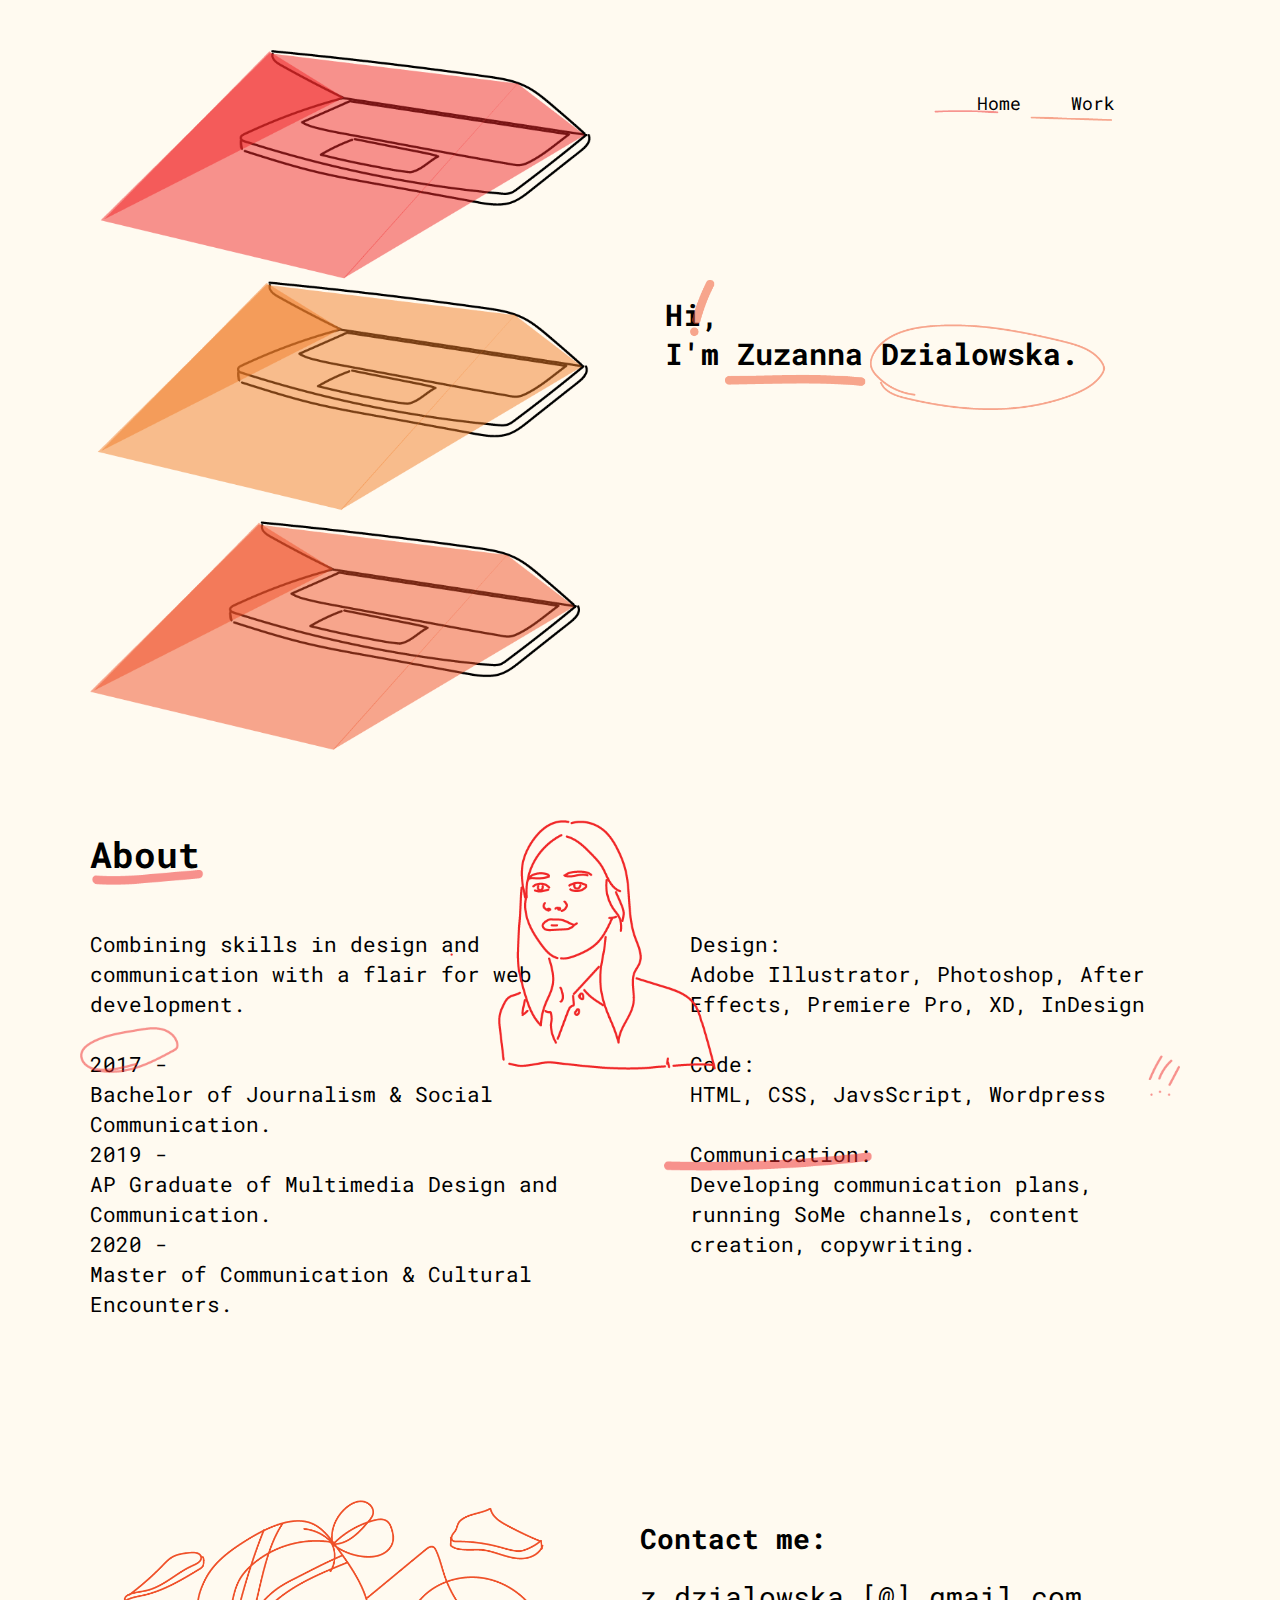
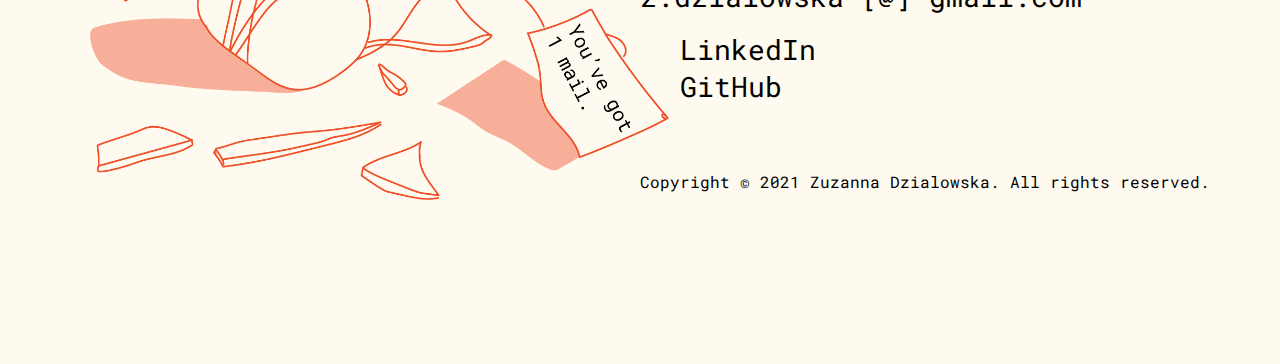
<file: index.html>
<!doctype html>
<html lang="en" dir="ltr">
    <head>
		<meta charset="utf-8">
        <title>Zuzanna Dzialowska | Portfolio</title>
        <link rel="stylesheet" href="css/normalize.css">
        <link rel="stylesheet" href="css/main.css">
        <link href="https://fonts.googleapis.com/css2?family=Roboto+Mono&display=swap" rel="stylesheet">
    </head>
    <body>
      <header>
        <div class="full-width">
         <img id="details-top" src="img/colorful-details_top.png" alt="Colorful details decorations"/>
          <div class="half-width">
            <img id="laptops" src="img/Laptops.png" alt="Laptops illustration"/>
          </div>
          <div id="home-right" class="half-width">
            <nav>
              <ul>
                <li><a id="nav-home" href="http://zuzanna-d.com/">Home</a></li>
                <li><a id="nav-work" href="http://zuzanna-d.com/work">Work</a></li>
              </ul>
            </nav>
           <h1>Hi,<br>I'm Zuzanna Dzialowska.</h1>
         </div>
	   </div>
      </header>
      <main>
        <section id="about">
          <div class="full-width">
          <img id="me-face" src="img/me-face.png" alt="A cartoon drawing of me"/>
          <img id="details-about" src="img/colorful-details_about.png" alt="Colorful decorations"/>
            <h2>About</h2>
            <div class="half-width">
             <p>Combining skills in design and communication with a flair for web development.<br><br>
               2017 -<br>
               Bachelor of Journalism & Social Communication.<br>
               2019 -<br>
               AP Graduate of Multimedia Design and Communication.<br>
               2020 -<br>
               Master of Communication & Cultural Encounters.<br>
              </p>
            </div>
            <div class="half-width">
              <p>Design:<br>
                Adobe Illustrator, Photoshop, After Effects, Premiere Pro, XD, InDesign<br><br>
                Code:<br>
                HTML, CSS, JavsScript, Wordpress<br><br>
                Communication:<br>
                Developing communication plans, running SoMe channels, content creation, copywriting.
              </p>
            </div>
		  </div>
        </section>
      </main>
      <footer id="contact">
        <div class="full-width">
          <div class="half-width">
            <img id="contact-img" src="img/rock-mail.png" alt="Contact illustration" />
          </div>
          <div class="half-width">
            <h2>Contact me:</h2>
            <a href="mailto:z.dzialowska@gmail.com">z.dzialowska [@] gmail.com</a>
            <ul>
              <li><a href="https://www.linkedin.com/in/zuzannadzialowska/">LinkedIn</a></li>
              <li><a href="https://github.com/UzaDzioska">GitHub</a></li>
            </ul>
          </div>
          <p>Copyright © 2021 Zuzanna Dzialowska. All rights reserved.</p>
        </div>
      </footer>
    </body>
</html>
</file>
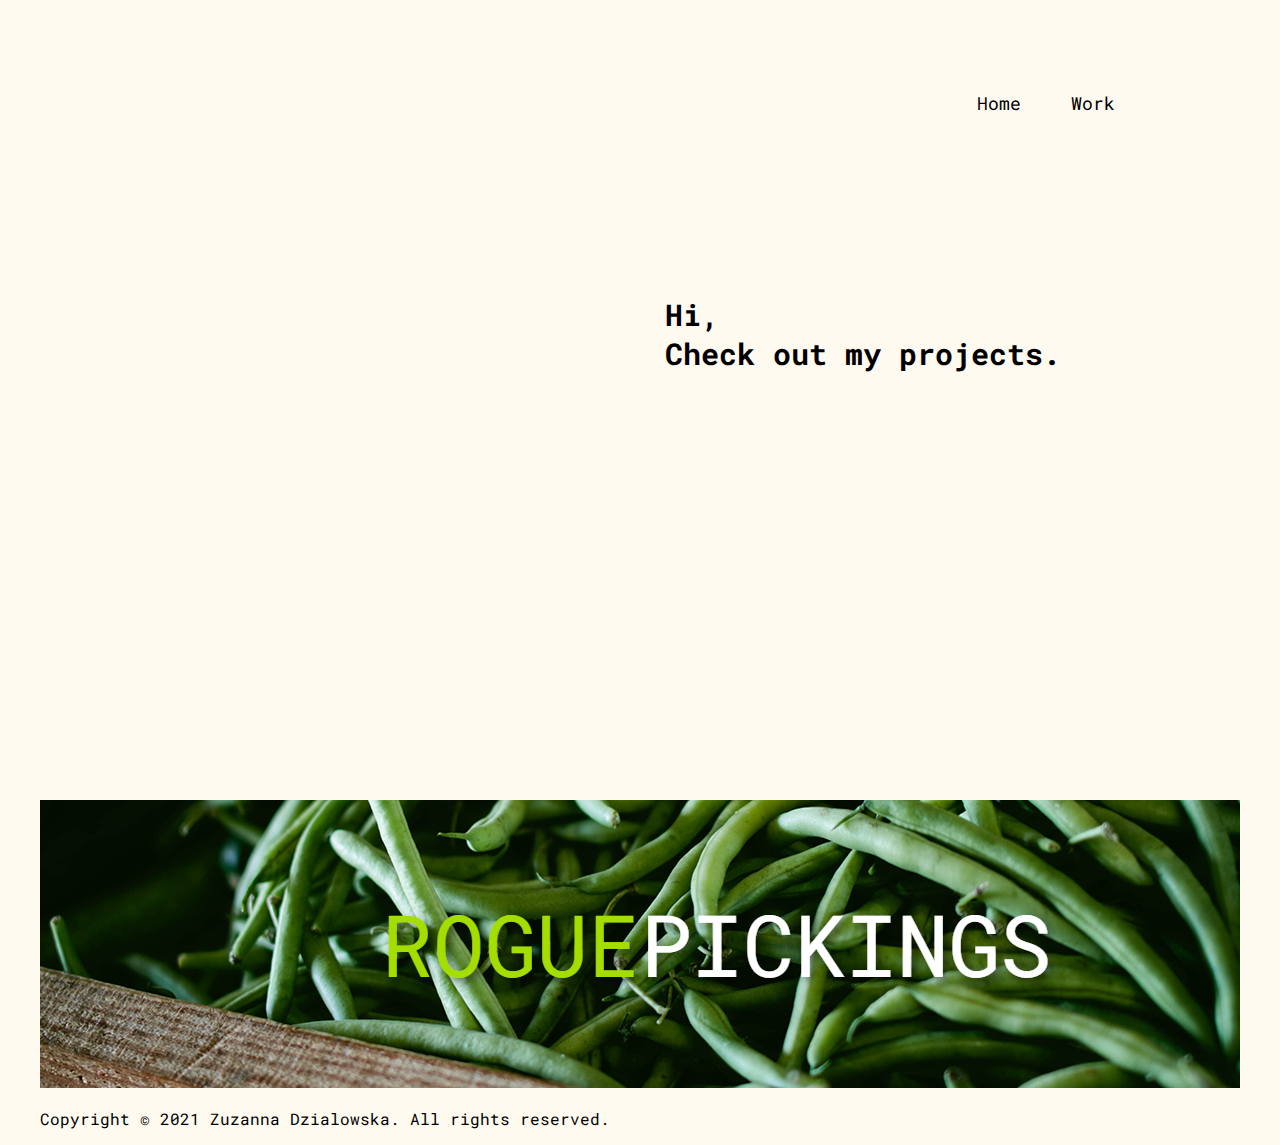
<file: work/index.html>
<!doctype html>
<html lang="en" dir="ltr">
    <head>
		<meta charset="utf-8">
        <title>Zuzanna Dzialowska | Portfolio</title>
        <link rel="stylesheet" href="../css/normalize.css">
        <link rel="stylesheet" href="../css/main.css">
        <link href="https://fonts.googleapis.com/css2?family=Roboto+Mono&display=swap" rel="stylesheet">
    </head>
    <body>
      <header>
        <div class="full-width">
         <div class="half-width">
            </div>
          <div class="half-width">
            <nav>
              <ul>
                <li><a id="nav-home" href="http://zuzanna-d.com/">Home</a></li>
                <li><a id="nav-work" href="http://zuzanna-d.com/work">Work</a></li>
              </ul>
            </nav>
           <h1>Hi,<br>Check out my projects.</h1>
         </div>
	   </div>
      </header>
      <main>
      <section id="projects">
      <div class="full-width">
      <a href=""><img id="RP" src="../img/RP.png"></a>
         </div>
          </section>
        </main>
        <footer>
        <div class="full-width">
        <p>Copyright © 2021 Zuzanna Dzialowska. All rights reserved.</p>
        </div>
      </footer>
    </body>
</html>
</file>
<file: css/main.css>
/***** BASE STYLES *****/
body {
  font-family: 'Roboto Mono', monospace;
  background-color: #FFFAF0;
}

/***** GRID *****/
.full-width {
    width: 1200px;
    margin: 0 auto;
    overflow: auto;
}

.half-width {
  width: 600px;
  float: left;
  padding-bottom: 50px;
  display: inline-block;
}
/***** HEADER *****/
header {
    height: 800px;
}

#details-top{
    position: absolute;
    padding: 110px 0 0 650px;
    height: 300px;
}

header h1 {
    padding: 275px 0 65px 25px;
    font-size: 30px;
}

nav {
    float: right;
    padding: 75px 25px;
}
nav ul li{
    display: inline-block;
}
nav ul li a {
    text-decoration: none;
    font-size: 18px;
    color: black;
}

#nav-work{
    padding-right: 100px
}

#nav-home{
    padding-right: 40px;
}

header h2 {
    clear: both;
    font-size: 72px;
    line-height: 80px;
    padding: 20px 0 20px 25px;
}

#laptops{
  height: 700px;
  padding: 50px;
}

/***** ABOUT SECTION *****/
#about img {
    position: absolute;
}

#me-face{
    padding: 20px 0 0 410px;
    height: 250px;
}

#details-about{
    width: 1100px;
    padding: 70px 40px 0;
}

#about .full-width {
    padding: 0px 0;
}

#about h2 {
    font-size: 36px;
    padding-left: 50px;
}

#about h3 {
    font-size: 28px;
}

#about p {
    font-size: 21px;
    line-height: 30px;
    padding-left: 50px;
    padding-right: 50px;
}
/***** WORK SECTION *****/

#work {
  text-align: center;
}

#work .full-width {
    padding: 115px 0;
}

#work img {
    padding-bottom: 30px;
}

#work h3 {
    font-size: 24px;
    line-height: 32px;
    width: 190px;
    margin: 0 auto;
}

#work p {
    font-family: 'Lato', sans-serif;
    font-size: 18px;
    line-height: 30px;
    padding: 0 50px;
}

/***** CONTACT SECTION *****/

#contact .full-width {
    padding: 110px 0;
}

#contact-img {
    height:300px;
    padding-left:50px;
}

#contact h2 {
    font-size: 28px;
    line-height: 32px;
}

#contact a {
    text-decoration: none;
    color: black;
    font-size: 28px;
}

#contact ul {
    list-style: none;
}

/***** PROJECTS SECTION *****/
</file>
